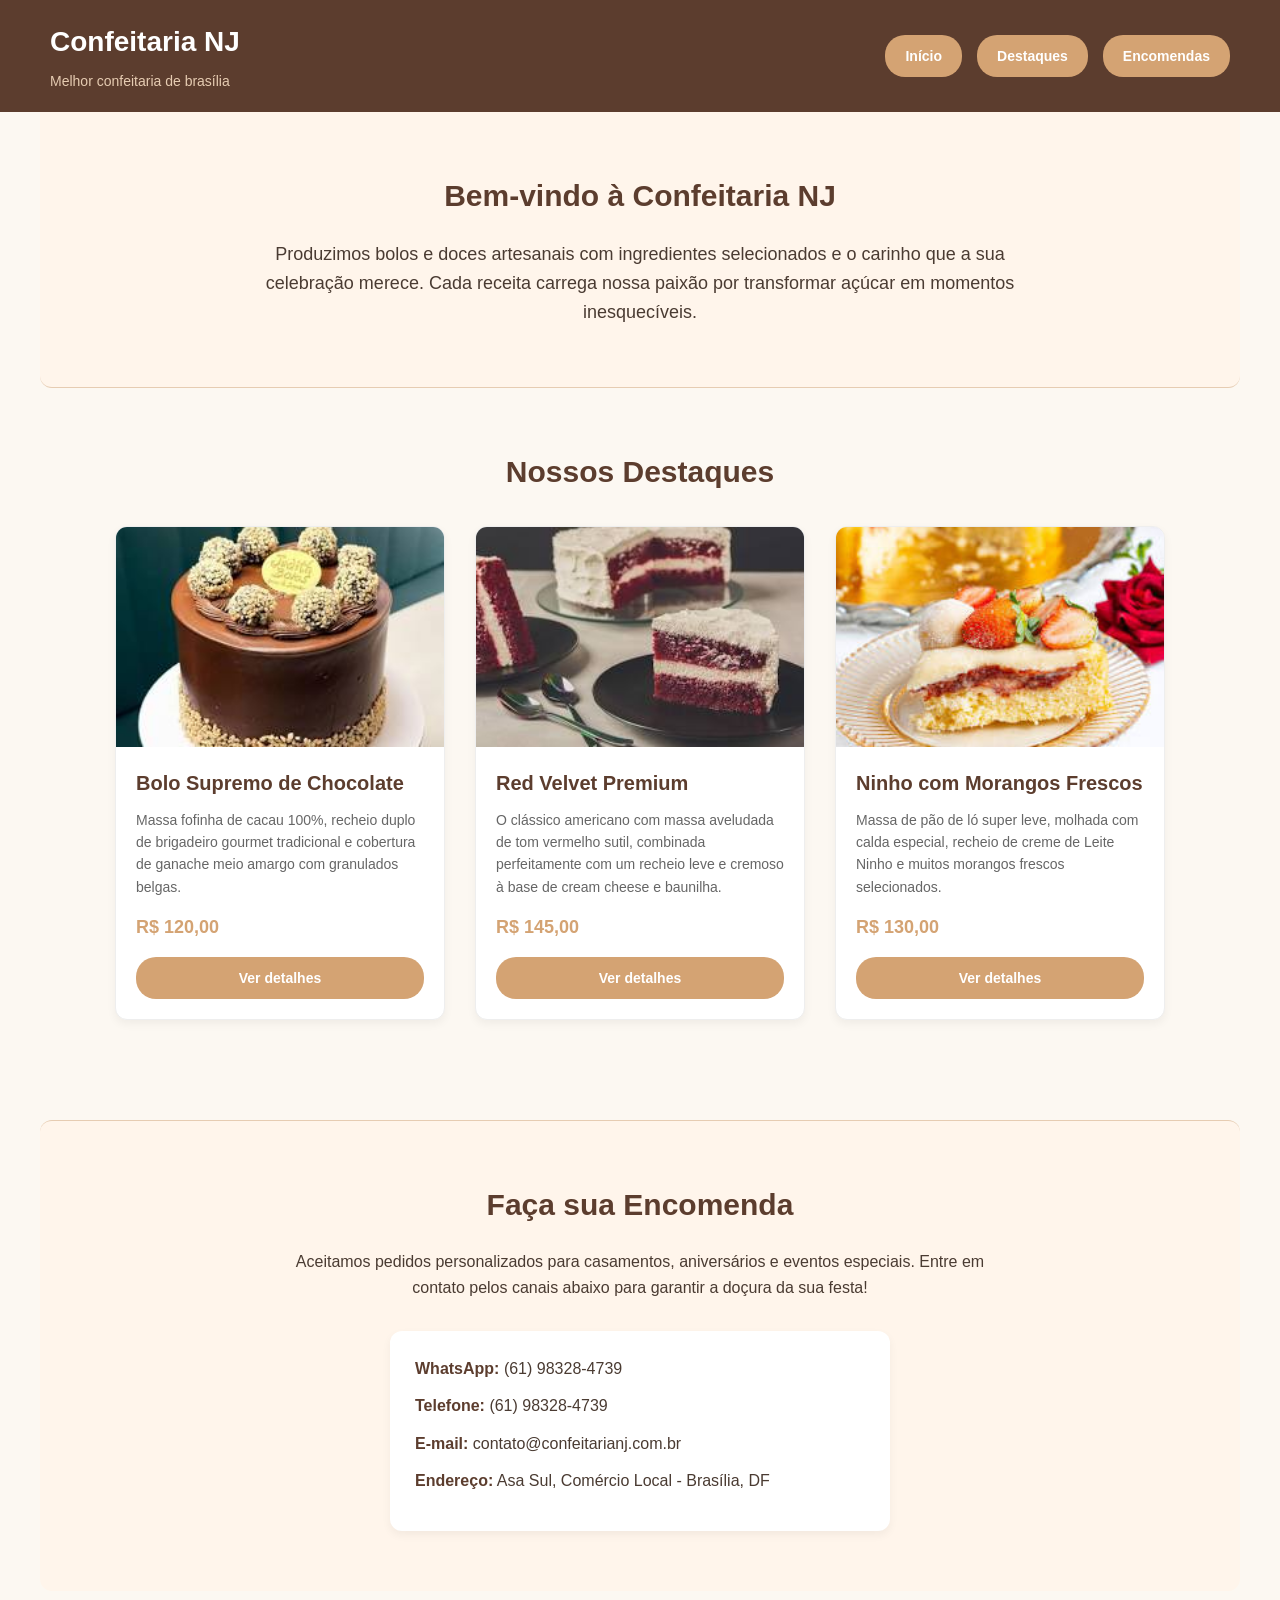
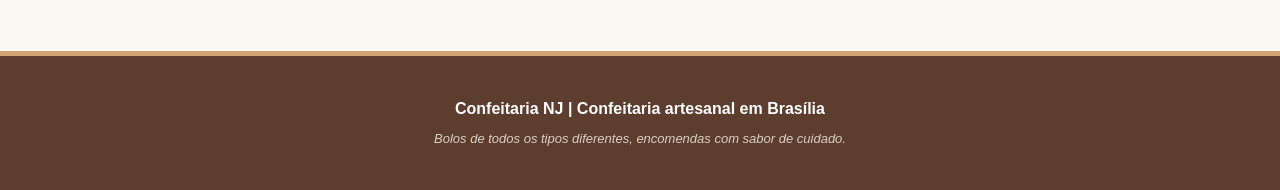
<file: index.html>
<!DOCTYPE html>
<html lang="pt-BR">
<head>
    <meta charset="UTF-8">
    <meta name="viewport" content="width=device-width, initial-scale=1.0">
    <title>Confeitaria NJ</title>
    <link rel="stylesheet" href="style.css">
</head>
<body>

    <header>
        <div class="header-titulo">
            <h1>Confeitaria NJ</h1>
            <p>Melhor confeitaria de brasília</p>
        </div>
        <div class="header-nav">
            <a href="#inicio" class="botão">Início</a>
            <a href="#destaques" class="botão">Destaques</a>
            <a href="#encomendas" class="botão">Encomendas</a>
        </div>
    </header>

    <main>
        
        <section id="inicio" class="section-padding">
            <h2>Bem-vindo à Confeitaria NJ</h2>
            <p>Produzimos bolos e doces artesanais com ingredientes selecionados e o carinho que a sua celebração merece. Cada receita carrega nossa paixão por transformar açúcar em momentos inesquecíveis.</p>
        </section>

        <section id="destaques" class="section-padding">
            <h2>Nossos Destaques</h2>
            
            <div class="bolos-grid">
                
                <div class="bolo-card">
                    <div class="bolo-img-placeholder"><img src="img.png" alt="Bolo de Chocolate"></div>
                    <div class="bolo-info">
                        <h3>Bolo Supremo de Chocolate</h3>
                        <p>Massa fofinha de cacau 100%, recheio duplo de brigadeiro gourmet tradicional e cobertura de ganache meio amargo com granulados belgas.</p>
                        <span class="bolo-preco">R$ 120,00</span>
                        <a href="detalhes.html#chocolate" class="botão btn-card">Ver detalhes</a>
                    </div>
                </div>

                <div class="bolo-card">
                    <div class="bolo-img-placeholder"><img src="img2.png" alt="Bolo Red Velvet"></div>
                    <div class="bolo-info">
                        <h3>Red Velvet Premium</h3>
                        <p>O clássico americano com massa aveludada de tom vermelho sutil, combinada perfeitamente com um recheio leve e cremoso à base de cream cheese e baunilha.</p>
                        <span class="bolo-preco">R$ 145,00</span>
                        <a href="detalhes.html#redvelvet" class="botão btn-card">Ver detalhes</a>
                    </div>
                </div>

                <div class="bolo-card">
                    <div class="bolo-img-placeholder"><img src="img3.png" alt="Bolo de Ninho com Morango"></div>
                    <div class="bolo-info">
                        <h3>Ninho com Morangos Frescos</h3>
                        <p>Massa de pão de ló super leve, molhada com calda especial, recheio de creme de Leite Ninho e muitos morangos frescos selecionados.</p>
                        <span class="bolo-preco">R$ 130,00</span>
                        <a href="detalhes.html#morango" class="botão btn-card">Ver detalhes</a>
                    </div>
                </div>

            </div>
        </section>

        <section id="encomendas" class="section-padding">
            <h2>Faça sua Encomenda</h2>
            <p class="subtitulo">Aceitamos pedidos personalizados para casamentos, aniversários e eventos especiais. Entre em contato pelos canais abaixo para garantir a doçura da sua festa!</p>
            
            <div class="contatos-container">
                <div class="contato-item">
                    <strong>WhatsApp:</strong> (61) 98328-4739
                </div>
                <div class="contato-item">
                    <strong>Telefone:</strong> (61) 98328-4739
                </div>
                <div class="contato-item">
                    <strong>E-mail:</strong> contato@confeitarianj.com.br
                </div>
                <div class="contato-item">
                    <strong>Endereço:</strong> Asa Sul, Comércio Local - Brasília, DF
                </div>
            </div>
        </section>

    </main>

    <footer>
        <div class="footer-principal">Confeitaria NJ | Confeitaria artesanal em Brasília</div>
        <div class="footer-secundario">Bolos de todos os tipos diferentes, encomendas com sabor de cuidado.</div>
    </footer>

</body>
</html>
</file>
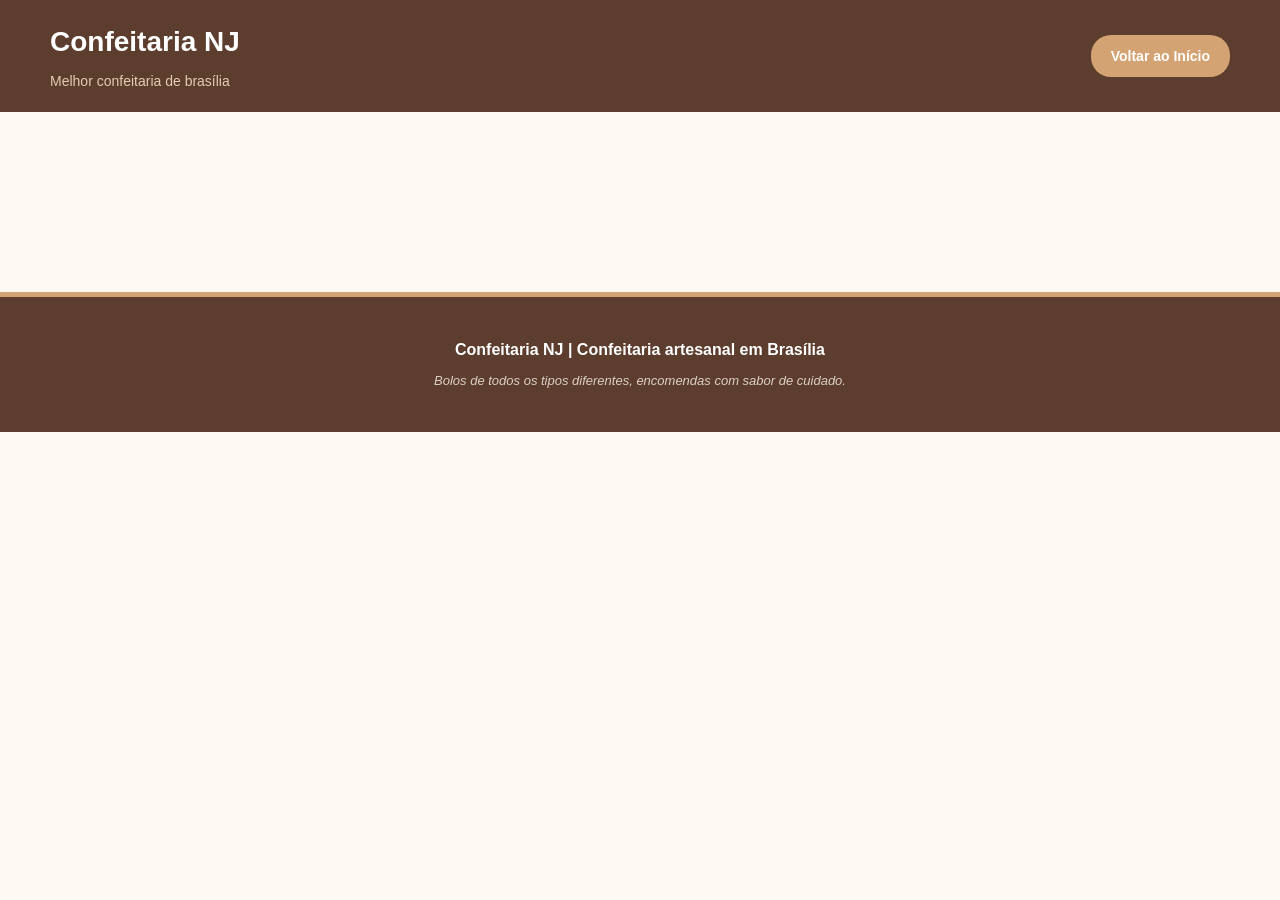
<file: detalhes.html>
<!DOCTYPE html>
<html lang="pt-BR">
<head>
    <meta charset="UTF-8">
    <meta name="viewport" content="width=device-width, initial-scale=1.0">
    <title>Confeitaria NJ - Detalhes</title>
    <link rel="stylesheet" href="style.css">
</head>
<body>

    <header>
        <div class="header-titulo">
            <h1>Confeitaria NJ</h1>
            <p>Melhor confeitaria de brasília</p>
        </div>
        <div class="header-nav">
            <a href="index.html" class="botão">Voltar ao Início</a>
        </div>
    </header>

    <main class="section-padding">
        
        <div id="chocolate" class="detalhe-produto">
            <div class="detalhe-flex">
                <img src="img.png" alt="Bolo de Chocolate">
                <div class="detalhe-info">
                    <h2>Bolo Supremo de Chocolate</h2>
                    <p class="detalhe-descricao">Massa fofinha de cacau 100%, recheio duplo de brigadeiro gourmet tradicional e cobertura de ganache meio amargo com granulados belgas.</p>
                    <p class="detalhe-entrega"><strong>Informações de Compra:</strong> Peso aprox. 2kg. Preparação artesanal rápida sob demanda.</p>
                    <span class="bolo-preco">R$ 120,00</span>
                    <a href="#sucesso" class="botão btn-comprar-pagina">Comprar</a>
                </div>
            </div>
        </div>

        <div id="redvelvet" class="detalhe-produto">
            <div class="detalhe-flex">
                <img src="img2.png" alt="Bolo Red Velvet">
                <div class="detalhe-info">
                    <h2>Red Velvet Premium</h2>
                    <p class="detalhe-descricao">O clássico americano com massa aveludada de tom vermelho sutil, combinada perfeitamente com um recheio leve e cremoso à base de cream cheese e baunilha.</p>
                    <p class="detalhe-entrega"><strong>Informações de Compra:</strong> Peso aprox. 1.8kg. Feito seguindo a receita tradicional norte-americana.</p>
                    <span class="bolo-preco">R$ 145,00</span>
                    <a href="#sucesso" class="botão btn-comprar-pagina">Comprar</a>
                </div>
            </div>
        </div>

        <div id="morango" class="detalhe-produto">
            <div class="detalhe-flex">
                <img src="img3.png" alt="Bolo de Morango">
                <div class="detalhe-info">
                    <h2>Ninho com Morangos Frescos</h2>
                    <p class="detalhe-descricao">Massa de pão de ló super leve, molhada com calda especial, recheio de creme de Leite Ninho e muitos morangos frescos selecionados.</p>
                    <p class="detalhe-entrega"><strong>Informações de Compra:</strong> Peso aprox. 2.1kg. Frutas frescas selecionadas e higienizadas no dia da entrega.</p>
                    <span class="bolo-preco">R$ 130,00</span>
                    <a href="#sucesso" class="botão btn-comprar-pagina">Comprar</a>
                </div>
            </div>
        </div>

        <div id="sucesso" class="caixa-sucesso">
            <div class="sucesso-conteudo">
                <p>🎂 Obrigado pela compra!</p>
                <a href="index.html" class="botão">Voltar para a Loja</a>
            </div>
        </div>

    </main>

    <footer>
        <div class="footer-principal">Confeitaria NJ | Confeitaria artesanal em Brasília</div>
        <div class="footer-secundario">Bolos de todos os tipos diferentes, encomendas com sabor de cuidado.</div>
    </footer>

</body>
</html>
</file>
<file: style.css>
/* Configurações Gerais e Reset */
* {
    margin: 0;
    padding: 0;
    box-sizing: border-box;
    font-family: 'Segoe UI', Tahoma, Geneva, Verdana, sans-serif;
}

html {
    scroll-behavior: smooth;
}

/* Central de Variáveis para Manter a Identidade Visual */
:root {
    --cor-escura: #5c3d2e;   /* Cor forte para Header, Footer e Títulos */
    --cor-clara: #fff5eb;    /* Fundo creme suave para seções alternadas */
    --cor-destaque: #d4a373; /* Tom dourado/bege para botões e preços */
    --texto-claro: #ffffff;  /* Texto branco para contrastar com fundos escuros */
}

body {
    background-color: #fcf8f2; /* Fundo geral claro e sofisticado */
    color: #4a3b32;
    line-height: 1.6;
}

/* --- CABEÇALHO (HEADER): Cor Escura --- */
header {
    background-color: var(--cor-escura);
    color: var(--texto-claro);
    padding: 20px 50px;
    display: flex;
    justify-content: space-between;
    align-items: center;
}

.header-titulo h1 {
    font-size: 28px;
    font-weight: bold;
}

.header-titulo p {
    font-size: 14px;
    color: #e6ccb2;
    margin-top: 5px;
}

.header-nav {
    display: flex;
}

/* --- COMPONENTE DE BOTÃO GENERALIZADO --- */
.botão {
    background-color: var(--cor-destaque);
    color: var(--texto-claro);
    border: none;
    padding: 10px 20px;
    margin-left: 15px;
    border-radius: 20px;
    cursor: pointer;
    font-weight: bold;
    text-decoration: none;
    font-size: 14px;
    transition: background 0.3s ease, transform 0.2s ease;
    display: inline-block;
}

/* Efeito Hover nos Botões */
.botão:hover {
    background-color: #b07d50;
    transform: translateY(-2px);
}

/* --- CONTEÚDO PRINCIPAL (MAIN) & SEÇÕES --- */
.section-padding {
    padding: 60px 50px;
    max-width: 1200px;
    margin: 0 auto;
}

#inicio {
    background-color: var(--cor-clara);
    text-align: center;
    border-bottom: 1px solid #e6ccb2;
    border-radius: 0 0 12px 12px;
}

#inicio h2, #destaques h2, #encomendas h2 {
    font-size: 30px;
    color: var(--cor-escura);
    margin-bottom: 20px;
    text-align: center;
}

#inicio p {
    font-size: 18px;
    max-width: 800px;
    margin: 0 auto;
}

/* --- GRID DA VITRINE DE PRODUTOS (INDEX) --- */
.bolos-grid {
    display: flex;
    gap: 30px;
    justify-content: center;
    flex-wrap: wrap;
    margin-top: 30px;
}

.bolo-card {
    background-color: #ffffff;
    border-radius: 12px;
    overflow: hidden;
    box-shadow: 0 4px 10px rgba(0,0,0,0.05);
    width: 30%;
    min-width: 280px;
    border: 1px solid #eee;
    display: flex;
    flex-direction: column;
    transition: transform 0.3s ease;
}

.bolo-card:hover {
    transform: translateY(-5px);
}

.bolo-img-placeholder {
    width: 100%;
    overflow: hidden;
    background-color: #e6ccb2;
}

.bolo-img-placeholder img {
    display: block;
    width: 100%;
    height: 220px;
    object-fit: cover;
}

.bolo-info {
    padding: 20px;
    display: flex;
    flex-direction: column;
    flex-grow: 1;
}

.bolo-info h3 {
    font-size: 20px;
    color: var(--cor-escura);
    margin-bottom: 10px;
}

.bolo-info p {
    font-size: 14px;
    color: #666;
    margin-bottom: 15px;
    flex-grow: 1;
}

.bolo-preco {
    font-weight: bold;
    color: var(--cor-destaque);
    font-size: 18px;
    margin-bottom: 15px;
    display: block;
}

.btn-card {
    margin-left: 0;
    text-align: center;
    width: 100%;
}

/* --- SEÇÃO DE ENCOMENDAS & CONTACTOS --- */
#encomendas {
    background-color: var(--cor-clara);
    border-top: 1px solid #e6ccb2;
    text-align: center;
    margin-top: 40px;
    border-radius: 12px;
}

.subtitulo {
    font-size: 16px;
    max-width: 700px;
    margin: 0 auto 30px auto;
}

.contatos-container {
    max-width: 500px;
    margin: 0 auto;
    background: #ffffff;
    padding: 25px;
    border-radius: 12px;
    box-shadow: 0 4px 10px rgba(0,0,0,0.05);
    text-align: left;
}

.contato-item {
    margin-bottom: 12px;
    font-size: 16px;
}

.contato-item strong {
    color: var(--cor-escura);
}

/* --- PÁGINA DE DETALHES (detalhes.html) --- */

/* Esconde as secções de detalhe por padrão */
.detalhe-produto {
    display: none;
    background-color: #ffffff;
    border-radius: 12px;
    padding: 40px;
    box-shadow: 0 4px 15px rgba(0,0,0,0.05);
    margin-top: 20px;
}

/* Exibe exclusivamente o produto correspondente ao ID ativo na URL (:target) */
.detalhe-produto:target {
    display: block;
}

.detalhe-flex {
    display: flex;
    gap: 40px;
    align-items: center;
    flex-wrap: wrap;
}

.detalhe-flex img {
    max-width: 450px;
    width: 100%;
    border-radius: 12px;
    object-fit: cover;
    box-shadow: 0 4px 10px rgba(0,0,0,0.1);
}

.detalhe-info {
    flex: 1;
    min-width: 300px;
}

.detalhe-info h2 {
    color: var(--cor-escura);
    font-size: 32px;
    margin-bottom: 15px;
}

.detalhe-descricao {
    font-size: 16px;
    color: #555;
    margin-bottom: 20px;
}

.detalhe-entrega {
    background-color: var(--cor-clara);
    padding: 20px;
    border-radius: 8px;
    margin-bottom: 25px;
    color: #4a3b32;
    border-left: 4px solid var(--cor-destaque);
}

.btn-comprar-pagina {
    margin-left: 0;
    text-align: center;
    width: 100%;
    padding: 14px;
    font-size: 16px;
}

/* --- NOTIFICAÇÃO EM CSS PURO: "Obrigado pela compra" --- */
.caixa-sucesso {
    display: none; /* Mantém escondido */
    position: fixed;
    top: 0;
    left: 0;
    width: 100%;
    height: 100%;
    background-color: rgba(0, 0, 0, 0.7);
    z-index: 9999;
    justify-content: center;
    align-items: center;
}

/* Exibe a tela cheia de sucesso quando a URL apontar para #sucesso */
.caixa-sucesso:target {
    display: flex;
}

.sucesso-conteudo {
    background-color: #ffffff;
    padding: 40px;
    border-radius: 15px;
    text-align: center;
    box-shadow: 0 5px 20px rgba(0,0,0,0.3);
    max-width: 400px;
    width: 90%;
}

.sucesso-conteudo p {
    font-size: 22px;
    font-weight: bold;
    color: var(--cor-escura);
    margin-bottom: 25px;
}

/* --- RODAPÉ (FOOTER): Cor Escura --- */
footer {
    background-color: var(--cor-escura);
    color: var(--texto-claro);
    padding: 40px 20px;
    text-align: center;
    border-top: 5px solid var(--cor-destaque);
    margin-top: 60px;
}

.footer-principal {
    font-size: 16px;
    font-weight: bold;
    margin-bottom: 8px;
}

.footer-secundario {
    font-size: 13px;
    color: #dcd0c4;
    font-style: italic;
}

/* --- RESPONSIVIDADE ADICIONAL --- */
@media (max-width: 768px) {
    header {
        flex-direction: column;
        text-align: center;
        gap: 15px;
    }
    
    .header-nav {
        flex-wrap: wrap;
        justify-content: center;
        gap: 10px;
    }
    
    .botão {
        margin: 0 5px;
    }
    
    .bolo-card {
        width: 100%;
    }
    
    .detalhe-flex {
        flex-direction: column;
    }
    
    .detalhe-flex img {
        max-width: 100%;
    }
}
</file>
